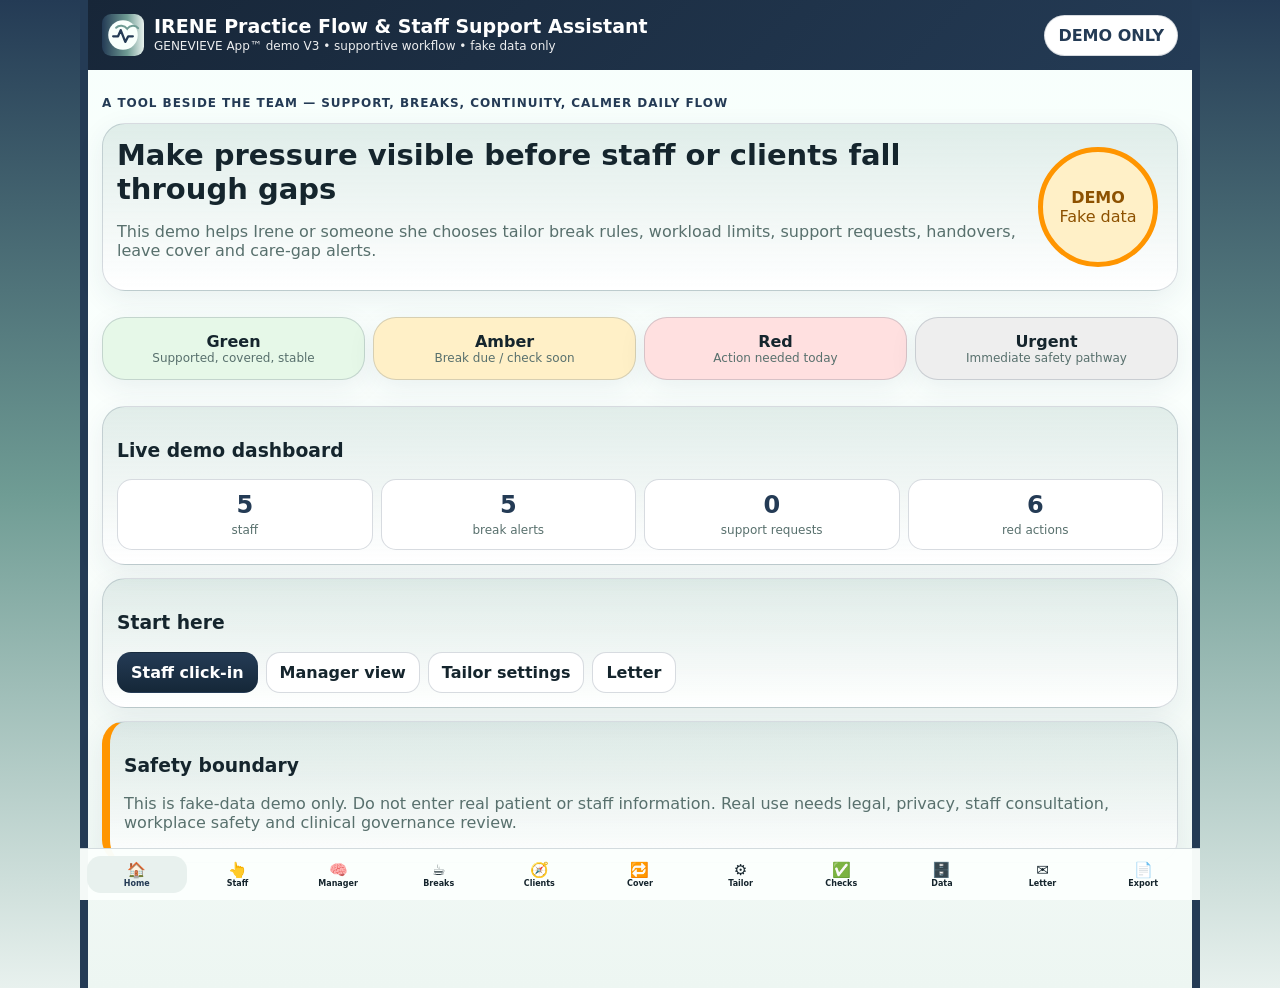
<file: index.html>
<!doctype html><html lang="en-AU"><head><meta charset="utf-8"><meta name="viewport" content="width=device-width,initial-scale=1,viewport-fit=cover"><meta name="theme-color" content="#243b55"><title>IRENE Practice Flow & Staff Support Assistant — DEMO V3</title><link rel="icon" href="./assets/irene-support-icon.svg" type="image/svg+xml"><link rel="manifest" href="./manifest.webmanifest"><link rel="stylesheet" href="./styles.css"></head><body><div class="app"><header class="topbar"><div class="brand"><img src="./assets/irene-support-icon.svg" alt=""><div><h1>IRENE Practice Flow & Staff Support Assistant</h1><p>GENEVIEVE App™ demo V3 • supportive workflow • fake data only</p></div></div><button class="demo">DEMO ONLY</button></header><main>
<section class="screen active" id="home"><p class="kicker">A tool beside the team — support, breaks, continuity, calmer daily flow</p><section class="hero"><div><h2>Make pressure visible before staff or clients fall through gaps</h2><p>This demo helps Irene or someone she chooses tailor break rules, workload limits, support requests, handovers, leave cover and care-gap alerts.</p></div><div class="orb amber"><b>DEMO</b><span>Fake data</span></div></section><section class="lights"><div class="green"><b>Green</b><span>Supported, covered, stable</span></div><div class="amber"><b>Amber</b><span>Break due / check soon</span></div><div class="red"><b>Red</b><span>Action needed today</span></div><div class="black"><b>Urgent</b><span>Immediate safety pathway</span></div></section><section class="card"><h3>Live demo dashboard</h3><div class="stats"><div><b id="statStaff">0</b><span>staff</span></div><div><b id="statBreakAlerts">0</b><span>break alerts</span></div><div><b id="statSupport">0</b><span>support requests</span></div><div><b id="statRed">0</b><span>red actions</span></div></div></section><section class="card"><h3>Start here</h3><div class="actions"><button data-screen="staffClick">Staff click-in</button><button data-screen="manager" class="secondary">Manager view</button><button data-screen="settings" class="secondary">Tailor settings</button><button data-screen="letter" class="secondary">Letter</button></div></section><section class="card legal"><h3>Safety boundary</h3><p>This is fake-data demo only. Do not enter real patient or staff information. Real use needs legal, privacy, staff consultation, workplace safety and clinical governance review.</p></section></section>
<section class="screen" id="staffClick"><div class="title"><button data-screen="home">←</button><h2>Staff Click-In Support</h2></div><section class="card"><h3>Choose demo staff member</h3><label>Staff member<select id="staffSelect"></select></label><div id="selectedStaffCard"></div></section><section class="card"><h3>Click what has happened today</h3><div class="clickgrid"><button id="clickBreakStart">☕ Break started</button><button id="clickBreakFinish">✅ Break finished</button><button id="clickAdmin">🧾 Admin buffer taken</button><button id="clickDebrief">💬 Debrief needed</button><button id="clickSupport">🆘 Support needed</button><button id="clickEndDay">🌙 End of day okay</button></div></section><section class="card"><h3>Today’s staff log</h3><div id="staffLog" class="list"></div></section></section>
<section class="screen" id="manager"><div class="title"><button data-screen="home">←</button><h2>Manager Support View</h2></div><section class="card"><h3>Staff support and workload alerts</h3><div id="managerStaff" class="list"></div></section><section class="card"><h3>Client continuity actions</h3><div id="managerClients" class="list"></div></section><section class="card"><h3>Genevieve learned patterns</h3><div id="learnedPatterns" class="list"></div></section></section>
<section class="screen" id="breaks"><div class="title"><button data-screen="home">←</button><h2>Break & Recovery Board</h2></div><section class="card"><h3>Break status</h3><div id="breakList" class="list"></div></section></section>
<section class="screen" id="continuity"><div class="title"><button data-screen="home">←</button><h2>Client Continuity Board</h2></div><section class="card"><h3>Fake client care-gap list</h3><div id="clientList" class="list"></div></section></section>
<section class="screen" id="handover"><div class="title"><button data-screen="home">←</button><h2>Handover & Leave Cover</h2></div><section class="card"><h3>Tick boxes before staff change, leave or cover</h3><div id="handoverList" class="checklist"></div></section></section>
<section class="screen" id="settings"><div class="title"><button data-screen="home">←</button><h2>Tailor Irene’s Settings</h2></div><section class="card"><h3>Irene or chosen manager can adjust</h3><div class="grid"><label>Max client sessions per day<input id="maxSessions" type="number"></label><label>Max high-support clients<input id="maxHigh" type="number"></label><label>Break reminder every hours<input id="breakEvery" type="number" step="0.5"></label><label>Admin buffer minutes<input id="adminBuffer" type="number"></label><label>Leave cover warning days<input id="leaveDays" type="number"></label><label>Care gap red after days<input id="careGapDays" type="number"></label></div><button id="saveSettings" class="wide">Save demo settings</button></section><section class="card"><h3>Current settings</h3><div id="settingsView" class="list"></div></section></section>
<section class="screen" id="practiceChecks"><div class="title"><button data-screen="home">←</button><h2>Practice Support Tick Boxes</h2></div><section class="card"><h3>Daily support checks</h3><div id="practiceChecklist" class="checklist"></div></section></section>
<section class="screen" id="database"><div class="title"><button data-screen="home">←</button><h2>Database Description</h2></div><section class="card"><h3>What this database is for</h3><p>It supports staff needs, workload limits, breaks, handovers, leave cover, continuity and learning patterns. It is not a clinical replacement.</p><div id="dbSections"></div></section></section>
<section class="screen" id="letter"><div class="title"><button data-screen="home">←</button><h2>Letter to Irene</h2></div><section class="card letter"><div id="letterText"></div><button id="downloadLetter" class="wide">Download letter</button></section></section>
<section class="screen" id="export"><div class="title"><button data-screen="home">←</button><h2>Export Demo Data</h2></div><section class="card"><h3>Exports</h3><div class="actions"><button id="exportStaff">Staff CSV</button><button id="exportLogs" class="secondary">Staff log CSV</button><button id="exportClients" class="secondary">Clients CSV</button><button id="exportSettings" class="secondary">Settings CSV</button></div></section></section>
</main><nav class="bottom"><button class="active" data-screen="home">🏠<span>Home</span></button><button data-screen="staffClick">👆<span>Staff</span></button><button data-screen="manager">🧠<span>Manager</span></button><button data-screen="breaks">☕<span>Breaks</span></button><button data-screen="continuity">🧭<span>Clients</span></button><button data-screen="handover">🔁<span>Cover</span></button><button data-screen="settings">⚙️<span>Tailor</span></button><button data-screen="practiceChecks">✅<span>Checks</span></button><button data-screen="database">🗄️<span>Data</span></button><button data-screen="letter">✉️<span>Letter</span></button><button data-screen="export">📄<span>Export</span></button></nav></div><script src="./app.js"></script></body></html>
</file>
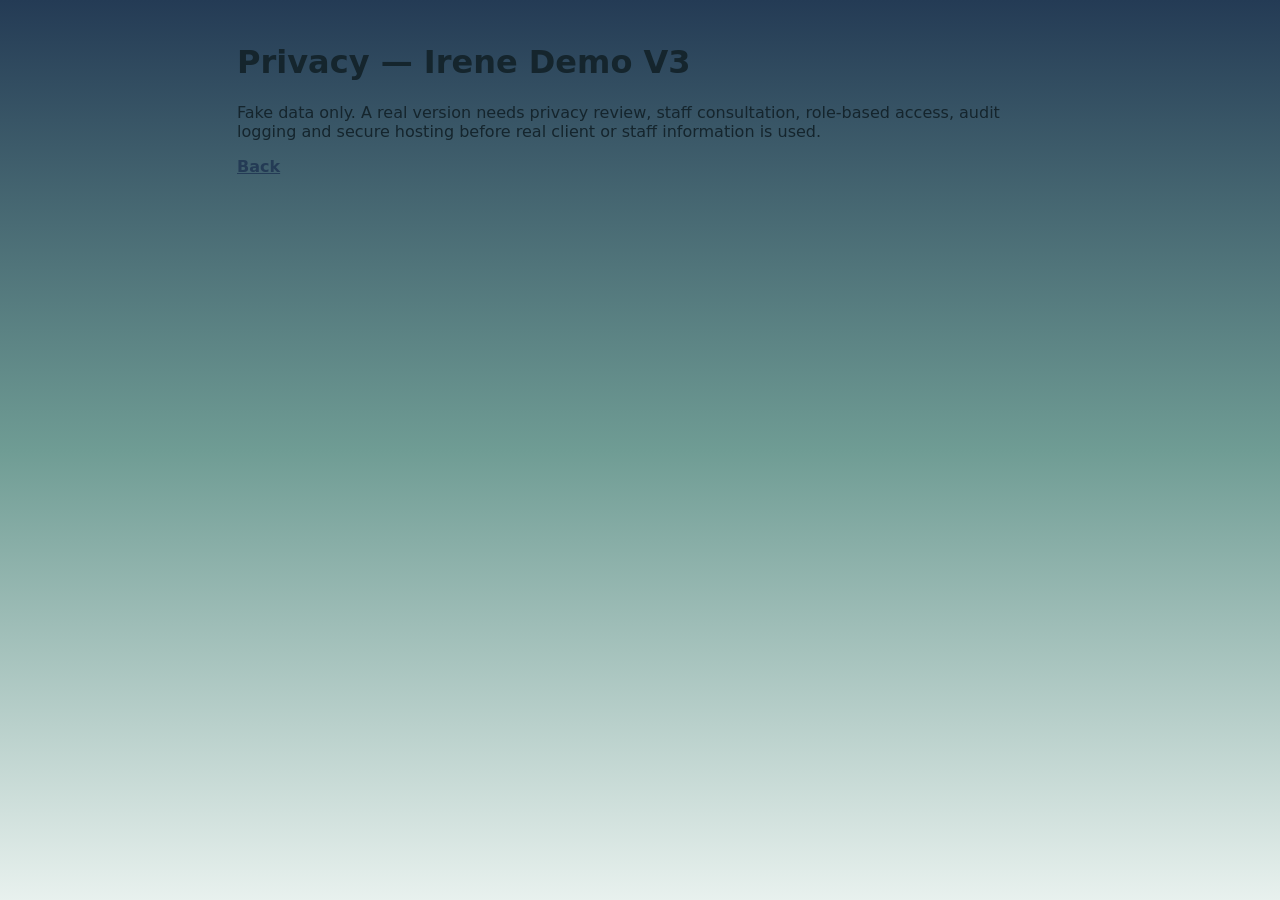
<file: privacy.html>
<html><head><meta charset="utf-8"><meta name="viewport" content="width=device-width,initial-scale=1"><link rel="stylesheet" href="./styles.css"><title>Privacy</title></head><body><main class="legal-page"><h1>Privacy — Irene Demo V3</h1><p>Fake data only. A real version needs privacy review, staff consultation, role-based access, audit logging and secure hosting before real client or staff information is used.</p><p><a href="./index.html">Back</a></p></main></body></html>
</file>
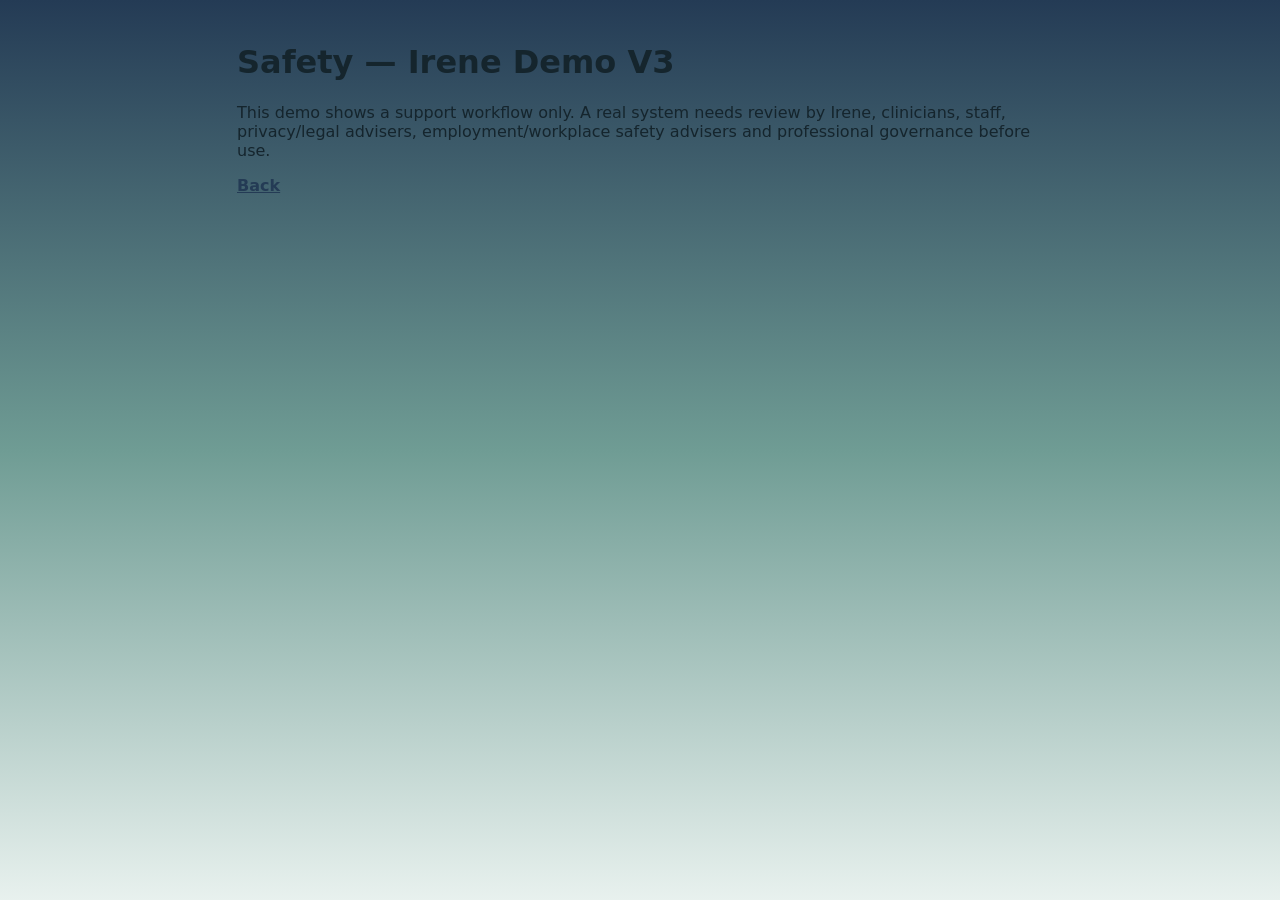
<file: safety.html>
<html><head><meta charset="utf-8"><meta name="viewport" content="width=device-width,initial-scale=1"><link rel="stylesheet" href="./styles.css"><title>Safety</title></head><body><main class="legal-page"><h1>Safety — Irene Demo V3</h1><p>This demo shows a support workflow only. A real system needs review by Irene, clinicians, staff, privacy/legal advisers, employment/workplace safety advisers and professional governance before use.</p><p><a href="./index.html">Back</a></p></main></body></html>
</file>
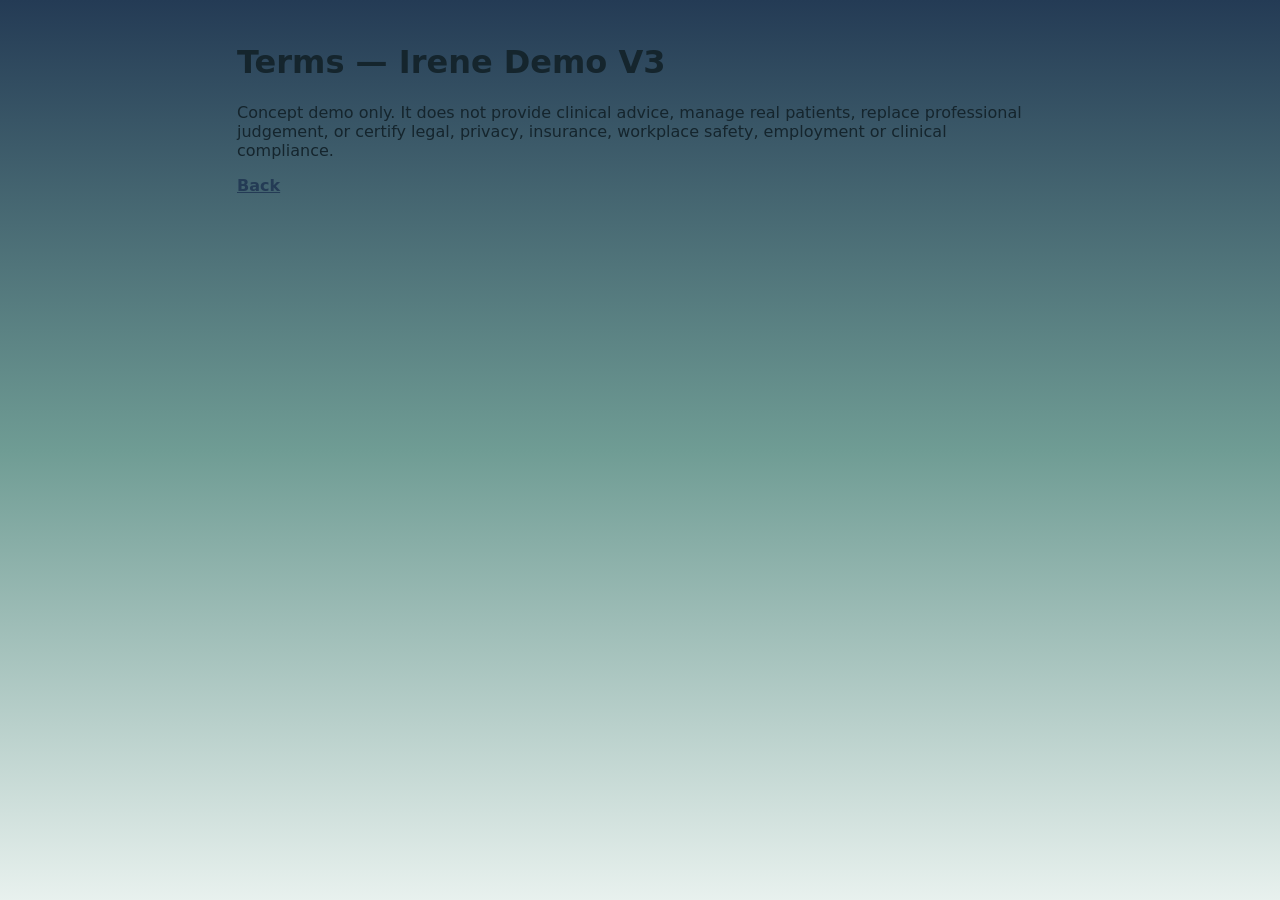
<file: terms.html>
<html><head><meta charset="utf-8"><meta name="viewport" content="width=device-width,initial-scale=1"><link rel="stylesheet" href="./styles.css"><title>Terms</title></head><body><main class="legal-page"><h1>Terms — Irene Demo V3</h1><p>Concept demo only. It does not provide clinical advice, manage real patients, replace professional judgement, or certify legal, privacy, insurance, workplace safety, employment or clinical compliance.</p><p><a href="./index.html">Back</a></p></main></body></html>
</file>
<file: styles.css>
:root{--deep:#243b55;--teal:#6f9c94;--soft:#e8f1ee;--ink:#15252d;--muted:#58706d;--line:rgba(36,59,85,.18);--green:#00a651;--amber:#ff9500;--red:#f10b0b}*{box-sizing:border-box}body{margin:0;font-family:system-ui,-apple-system,Segoe UI,Roboto,Arial,sans-serif;background:linear-gradient(180deg,var(--deep),var(--teal),var(--soft));color:var(--ink)}button,input,select{font:inherit}button{cursor:pointer;border:1px solid var(--line);border-radius:14px;background:linear-gradient(180deg,var(--deep),#152738);color:#fff;font-weight:850;padding:10px 13px}.secondary{background:white!important;color:var(--ink)!important}.wide{width:100%;margin-top:10px}.app{width:min(100%,1120px);margin:auto;min-height:100vh;background:linear-gradient(180deg,#f7fffc,#fbfffd,#edf6f2);border-left:8px solid var(--deep);border-right:8px solid var(--deep);padding-bottom:98px}.topbar{position:sticky;top:0;z-index:9;display:flex;justify-content:space-between;align-items:center;padding:14px;background:linear-gradient(135deg,#172638,var(--deep));color:white}.brand{display:flex;gap:10px;align-items:center}.brand img{width:42px}.brand h1{font-size:19px;margin:0}.brand p{font-size:12px;margin:2px 0;opacity:.92}.demo{background:#fff!important;color:var(--deep)!important;border-radius:999px}main{padding:14px}.screen{display:none}.screen.active{display:block}.kicker{font-weight:900;color:var(--deep);font-size:12px;text-transform:uppercase;letter-spacing:.08em}.hero,.card,.lights>div{background:linear-gradient(180deg,rgba(111,156,148,.18),rgba(255,255,255,.92));border:1.5px solid var(--line);border-radius:23px;padding:14px;margin:13px 0;box-shadow:0 8px 28px rgba(36,59,85,.08)}.hero{display:grid;grid-template-columns:1fr 125px;gap:12px;align-items:center}.hero h2{font-size:29px;margin:0 0 8px}.hero p,.card p{color:var(--muted)}.orb{width:120px;height:120px;border-radius:50%;display:grid;place-content:center;text-align:center;border:5px solid}.orb.amber{background:#fff0c7;border-color:var(--amber);color:#8d5100}.lights{display:grid;grid-template-columns:repeat(4,1fr);gap:8px}.lights div{text-align:center}.lights .green{background:#e6f8e8}.lights .amber{background:#fff0c7}.lights .red{background:#ffe0e0}.lights .black{background:#eee}.lights span{display:block;font-size:12px;color:var(--muted)}.stats{display:grid;grid-template-columns:repeat(4,1fr);gap:8px}.stats div{background:#fff;border:1px solid var(--line);border-radius:15px;text-align:center;padding:11px}.stats b{display:block;color:var(--deep);font-size:24px}.stats span{font-size:12px;color:var(--muted)}.actions,.clickgrid{display:flex;gap:8px;flex-wrap:wrap}.clickgrid button{flex:1 1 160px}.title{display:flex;align-items:center;gap:10px}.title h2{flex:1;text-align:center;margin:0}.title button{border-radius:999px}.grid{display:grid;grid-template-columns:1fr 1fr;gap:9px}label{display:grid;gap:5px;margin:8px 0}input,select{border:1.5px solid var(--line);border-radius:14px;padding:10px;background:#fff}.list{display:grid;gap:9px}.item{background:white;border:1px solid var(--line);border-left:8px solid var(--amber);border-radius:16px;padding:12px}.item.green{border-left-color:var(--green)}.item.red{border-left-color:var(--red)}.item.black{border-left-color:#111}.item h4{margin:0 0 5px;color:var(--deep)}.tag{display:inline-block;border:1px solid var(--line);border-radius:999px;padding:5px 8px;margin:2px;background:white;font-size:12px}.tag.green{background:#e6f8e8}.tag.amber{background:#fff0c7}.tag.red{background:#ffe0e0}.tag.black{background:#eee}.checklist{display:grid;gap:8px}.check{display:flex;gap:10px;align-items:flex-start;background:white;border:1px solid var(--line);border-radius:14px;padding:10px}.check input{margin-top:4px}.db-table{display:grid;gap:4px;background:white;border:1px solid var(--line);border-radius:15px;padding:12px;margin:8px 0}.db-table b{color:var(--deep)}.legal{border-left:8px solid var(--amber)}.letter{white-space:pre-wrap;line-height:1.45}.bottom{position:fixed;left:50%;bottom:0;transform:translateX(-50%);width:min(100%,1120px);display:grid;grid-template-columns:repeat(11,1fr);gap:1px;background:rgba(251,255,253,.97);border-top:1px solid var(--line);padding:7px}.bottom button{background:transparent!important;color:var(--ink)!important;border:0;display:grid;justify-items:center;font-size:15px;padding:5px 0}.bottom button.active{background:#e8f1ee!important;color:var(--deep)!important}.bottom span{font-size:8px}.legal-page{max-width:850px;margin:auto;padding:22px}.legal-page a{color:var(--deep);font-weight:900}@media(max-width:840px){.app{border-left:5px solid var(--deep);border-right:5px solid var(--deep)}.hero,.lights,.grid{grid-template-columns:1fr}.stats{grid-template-columns:repeat(2,1fr)}.brand h1{font-size:15px}.bottom button{font-size:12px}.bottom span{font-size:7px}}
</file>
